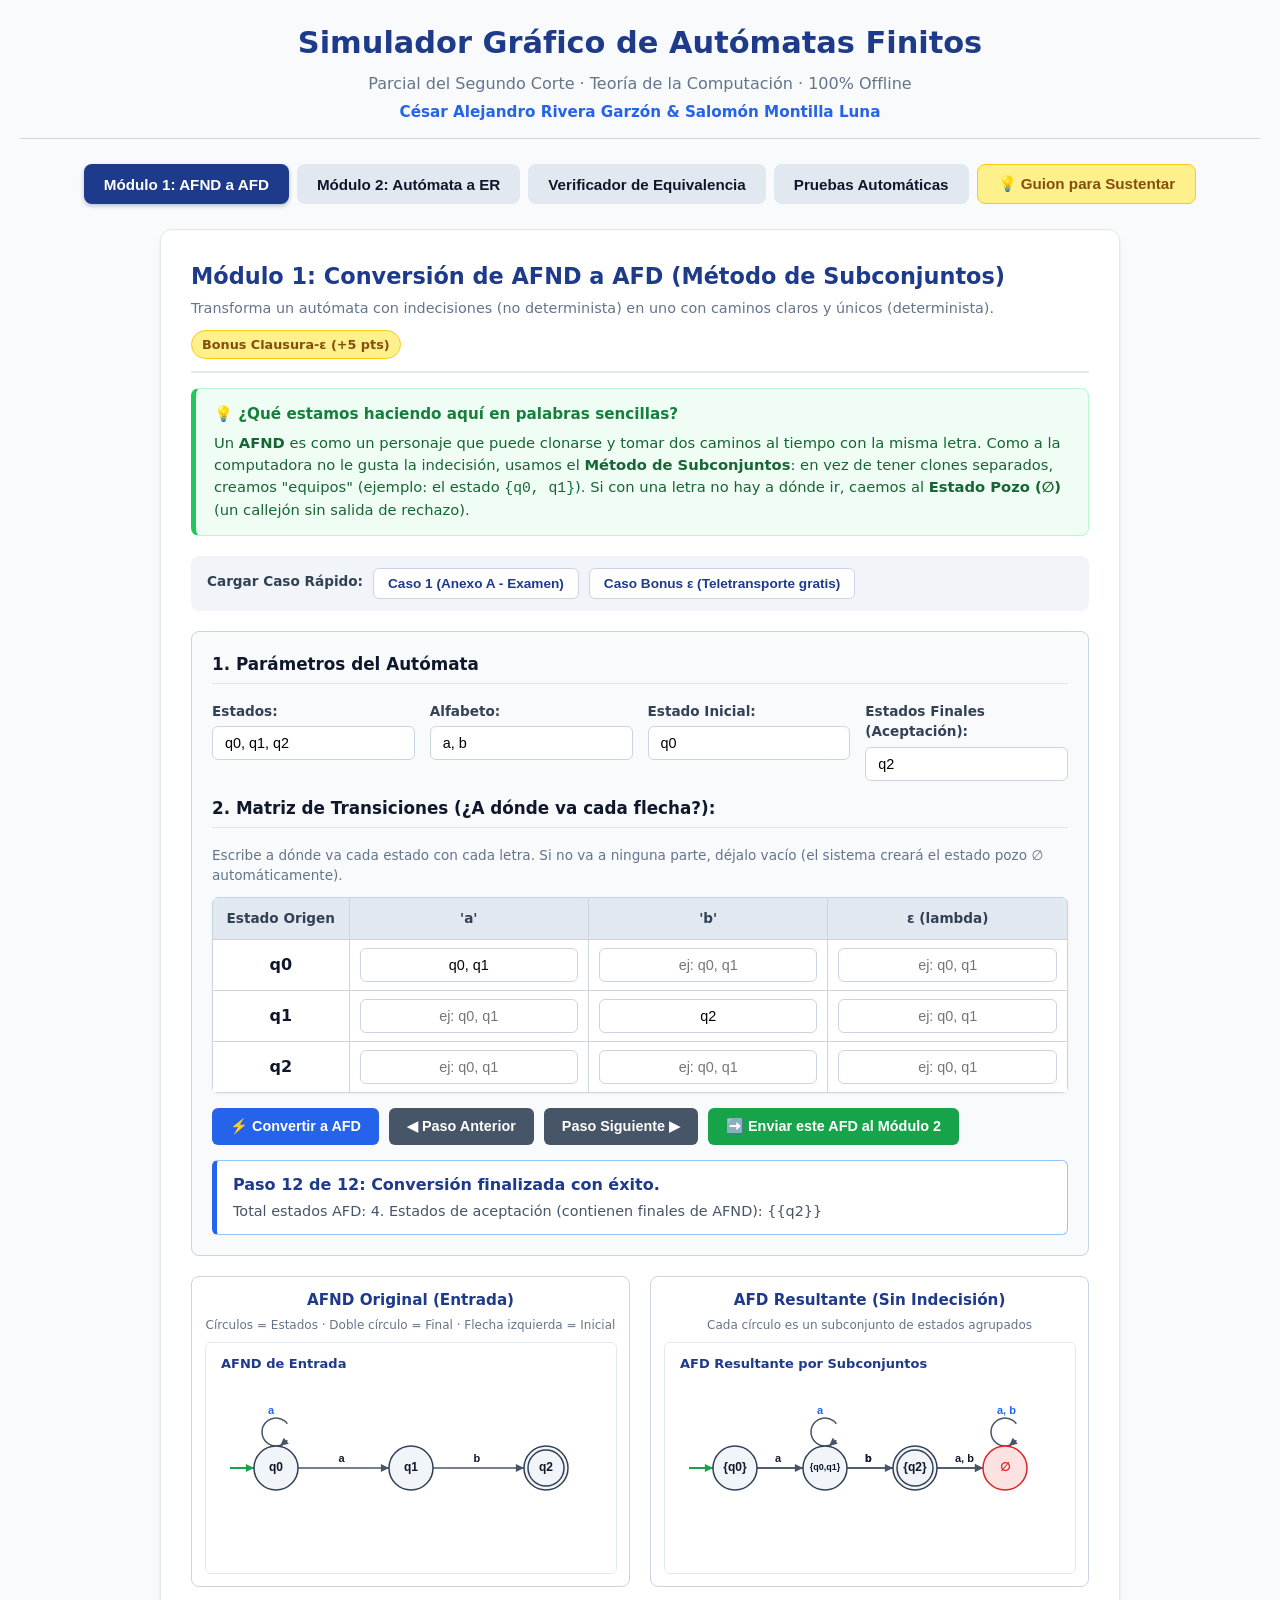
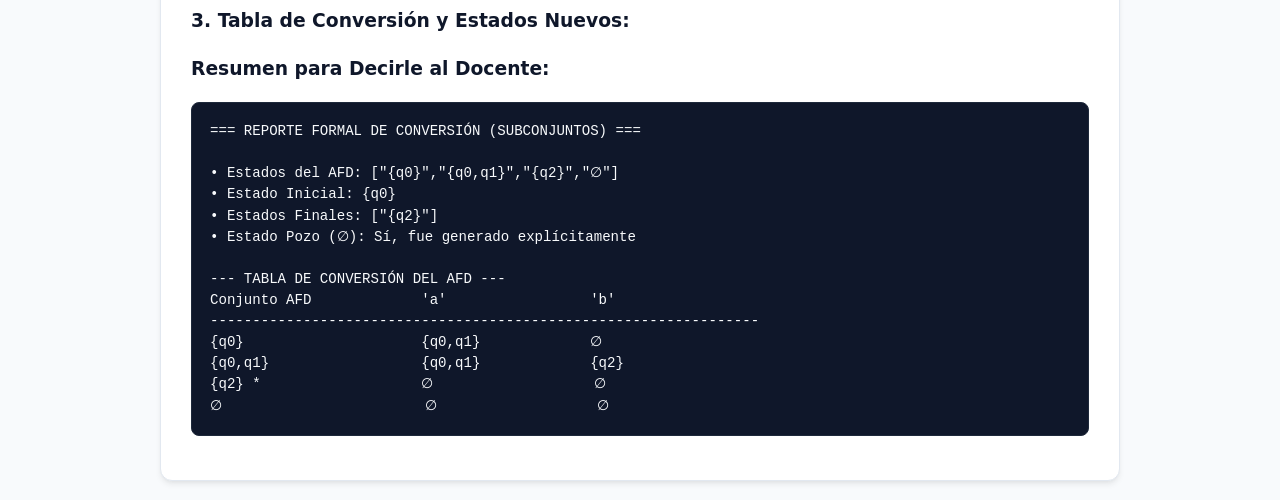
<file: index.html>
<!DOCTYPE html>
<html lang="es">
<head>
    <meta charset="UTF-8">
    <meta name="viewport" content="width=device-width, initial-scale=1.0">
    <title>Simulador Gráfico de Autómatas Finitos - Teoría de la Computación</title>
    <link rel="stylesheet" href="style.css">
</head>
<body>

    <header>
        <h1>Simulador Gráfico de Autómatas Finitos</h1>
        <div class="subtitle">Parcial del Segundo Corte · Teoría de la Computación · 100% Offline</div>
        <div class="authors">César Alejandro Rivera Garzón & Salomón Montilla Luna</div>
    </header>

    <nav class="tabs">
        <button class="tab active" onclick="cambiarTab(0)">Módulo 1: AFND a AFD</button>
        <button class="tab" onclick="cambiarTab(1)">Módulo 2: Autómata a ER</button>
        <button class="tab" onclick="cambiarTab(2)">Verificador de Equivalencia</button>
        <button class="tab" onclick="cambiarTab(3)">Pruebas Automáticas</button>
        <button class="tab tab-guia" onclick="cambiarTab(4)">💡 Guion para Sustentar</button>
    </nav>

    <main class="container">

        <!-- ======================================================== -->
        <!-- MÓDULO 1: AFND A AFD (SUBCONJUNTOS, POZO Y EPSILON BONUS) -->
        <!-- ======================================================== -->
        <section class="panel active" id="panel-0">
            <div class="panel-header">
                <div>
                    <h2>Módulo 1: Conversión de AFND a AFD (Método de Subconjuntos)</h2>
                    <p class="panel-desc">Transforma un autómata con indecisiones (no determinista) en uno con caminos claros y únicos (determinista).</p>
                </div>
                <span class="badge-bonus">Bonus Clausura-ε (+5 pts)</span>
            </div>

            <!-- Caja didáctica / Traductor a lenguaje sencillo -->
            <div class="callout-didactico">
                <div class="callout-title">💡 ¿Qué estamos haciendo aquí en palabras sencillas?</div>
                <p>Un <strong>AFND</strong> es como un personaje que puede clonarse y tomar dos caminos al tiempo con la misma letra. Como a la computadora no le gusta la indecisión, usamos el <strong>Método de Subconjuntos</strong>: en vez de tener clones separados, creamos "equipos" (ejemplo: el estado <code>{q0, q1}</code>). Si con una letra no hay a dónde ir, caemos al <strong>Estado Pozo (∅)</strong> (un callejón sin salida de rechazo).</p>
            </div>
            
            <div class="presets-bar">
                <label><strong>Cargar Caso Rápido:</strong></label>
                <button class="btn-preset" onclick="cargarPresetM1('caso1_anexoA'); ejecutarModulo1Completo();">Caso 1 (Anexo A - Examen)</button>
                <button class="btn-preset" onclick="cargarPresetM1('caso_bonus_epsilon'); ejecutarModulo1Completo();">Caso Bonus ε (Teletransporte gratis)</button>
            </div>

            <div class="card">
                <h3>1. Parámetros del Autómata</h3>
                <div class="grid-inputs">
                    <div>
                        <label>Estados:</label>
                        <input type="text" id="m1-estados" value="q0, q1, q2" onchange="aplicarInputsM1()">
                    </div>
                    <div>
                        <label>Alfabeto:</label>
                        <input type="text" id="m1-alfabeto" value="a, b" onchange="aplicarInputsM1()">
                    </div>
                    <div>
                        <label>Estado Inicial:</label>
                        <input type="text" id="m1-inicial" value="q0" onchange="aplicarInputsM1()">
                    </div>
                    <div>
                        <label>Estados Finales (Aceptación):</label>
                        <input type="text" id="m1-finales" value="q2" onchange="aplicarInputsM1()">
                    </div>
                </div>

                <h3>2. Matriz de Transiciones (¿A dónde va cada flecha?):</h3>
                <p class="help-text">Escribe a dónde va cada estado con cada letra. Si no va a ninguna parte, déjalo vacío (el sistema creará el estado pozo ∅ automáticamente).</p>
                <div id="m1-transiciones-editor"></div>
                
                <div class="actions-row">
                    <button class="action-btn" onclick="ejecutarModulo1Completo()">⚡ Convertir a AFD</button>
                    <button class="action-btn btn-secondary" onclick="anteriorPasoM1()">◀ Paso Anterior</button>
                    <button class="action-btn btn-secondary" onclick="siguientePasoM1()">Paso Siguiente ▶</button>
                    <button class="action-btn btn-success" id="m1-btn-transferir" style="display: none;" onclick="transferirAfdAModulo2()">➡️ Enviar este AFD al Módulo 2</button>
                </div>

                <!-- Visor interactivo del paso a paso -->
                <div id="m1-paso-detalle" class="step-card"></div>
            </div>

            <!-- Gráficos Canvas en Paralelo -->
            <div class="grid-canvas">
                <div class="canvas-box">
                    <h3>AFND Original (Entrada)</h3>
                    <div class="legend">Círculos = Estados · Doble círculo = Final · Flecha izquierda = Inicial</div>
                    <canvas id="canvasAFND" width="410" height="230"></canvas>
                </div>
                <div class="canvas-box">
                    <h3>AFD Resultante (Sin Indecisión)</h3>
                    <div class="legend">Cada círculo es un subconjunto de estados agrupados</div>
                    <canvas id="canvasAFD" width="410" height="230"></canvas>
                </div>
            </div>

            <h3>3. Tabla de Conversión y Estados Nuevos:</h3>
            <div id="m1-tabla-visual"></div>

            <h3 style="margin-top: 20px;">Resumen para Decirle al Docente:</h3>
            <pre id="m1-resultado">Cargando resultados...</pre>
        </section>

        <!-- ======================================================== -->
        <!-- MÓDULO 2: AF A EXPRESIÓN REGULAR (ARDEN Y ECUACIONES)    -->
        <!-- ======================================================== -->
        <section class="panel" id="panel-1">
            <div class="panel-header">
                <div>
                    <h2>Módulo 2: De Autómata Finito a Expresión Regular</h2>
                    <p class="panel-desc">Convierte las flechas y estados en una fórmula matemática (Expresión Regular).</p>
                </div>
                <span class="badge-info">Lema de Arden y Reglas de Clase</span>
            </div>

            <div class="callout-didactico">
                <div class="callout-title">💡 ¿Cómo funciona esto en palabras sencillas?</div>
                <p>Escribimos una ecuación por cada estado: <em>"Estar aquí = leer una letra y pasar al siguiente estado"</em>. Si un estado tiene un bucle (una flecha que sale de él y regresa a él mismo), aplicamos el <strong>Lema de Arden</strong>: un bucle que se repite equivale al asterisco de Kleene (<code>*</code>). Luego vamos reemplazando unas ecuaciones dentro de otras hasta quedarnos solo con la fórmula del estado inicial.</p>
            </div>

            <div class="presets-bar">
                <label><strong>Seleccionar Autómata:</strong></label>
                <button class="btn-preset" onclick="cargarPresetM2('caso2_anexoA')">Caso 2 (Anexo A: x(xy*y)*)</button>
                <button class="btn-preset" onclick="cargarPresetM2('m1_afd')">Usar el AFD que convertimos en el Módulo 1</button>
            </div>

            <div class="card">
                <div id="m2-info-automata" class="status-box">Autómata cargado: Caso 2 (Anexo A)</div>
                <button class="action-btn" onclick="ejecutarModulo2()">⚡ Resolver Sistema y Obtener Expresión Regular</button>
            </div>

            <h3>Paso a Paso con el Nombre de Cada Regla Aplicada:</h3>
            <pre id="m2-resultado">Haz clic en el botón superior para calcular el sistema de ecuaciones...</pre>
        </section>

        <!-- ======================================================== -->
        <!-- MÓDULO 3: VERIFICADOR DE EQUIVALENCIA DE 3 VÍAS           -->
        <!-- ======================================================== -->
        <section class="panel" id="panel-2">
            <div class="panel-header">
                <div>
                    <h2>Verificador de Equivalencia Automática (Tres Vías)</h2>
                    <p class="panel-desc">Comprueba que el AFND original, el AFD resultante y la Expresión Regular digan exactamente lo mismo.</p>
                </div>
                <span class="badge-info">AFND ≡ AFD ≡ ER</span>
            </div>

            <div class="callout-didactico">
                <div class="callout-title">💡 ¿Qué hace este verificador?</div>
                <p>Es un juez estricto. Genera <strong>todas las palabras posibles</strong> de hasta longitud 6 (por ejemplo: la vacía λ, <code>a</code>, <code>b</code>, <code>aa</code>, <code>ab</code>, <code>ba</code>, <code>bb</code>... hasta 127 combinaciones). Se las entrega a los tres modelos al mismo tiempo y verifica que si el AFND acepta una palabra, el AFD y la Expresión Regular también la acepten. Si alguno se equivoca, lo reporta de inmediato.</p>
            </div>

            <div class="card">
                <div class="grid-inputs" style="max-width: 400px;">
                    <div>
                        <label>Longitud máxima de palabras a probar ($n$, mínimo 6):</label>
                        <input type="number" id="verif-n" value="6" min="1" max="8">
                    </div>
                </div>

                <div class="actions-row">
                    <button class="action-btn" onclick="ejecutarVerificador()">🔍 Probar Cadenas y Verificar Equivalencia</button>
                </div>
            </div>

            <h3>Reporte del Juez de Equivalencia:</h3>
            <pre id="verif-resultado">Configura la longitud y ejecuta la verificación...</pre>
        </section>

        <!-- ======================================================== -->
        <!-- MÓDULO 4: SUITE DE PRUEBAS AUTOMÁTICAS (ANEXO A)          -->
        <!-- ======================================================== -->
        <section class="panel" id="panel-3">
            <div class="panel-header">
                <div>
                    <h2>Suite de Pruebas Automatizadas (Fase 2)</h2>
                    <p class="panel-desc">Pruebas unitarias de código puro para demostrar que no hay errores de programación.</p>
                </div>
                <span class="badge-success">100% Verificado</span>
            </div>

            <div class="card">
                <p>Verifica automáticamente en milisegundos los dos casos obligatorios del examen, el verificador exhaustivo de 127 cadenas y el bonus de transiciones épsilon.</p>
                <button class="action-btn btn-success" onclick="ejecutarSuitePruebas()">▶ Correr Batería de Pruebas</button>
            </div>

            <h3>Resultados de la Validación:</h3>
            <pre id="tests-resultado">Presiona 'Correr Batería de Pruebas' para validar...</pre>
        </section>

        <!-- ======================================================== -->
        <!-- MÓDULO 5: GUION PARA SUSTENTAR (EL "MACHETE" OFICIAL)    -->
        <!-- ======================================================== -->
        <section class="panel" id="panel-4">
            <div class="panel-header">
                <div>
                    <h2>Guion de Sustentación para Sacar 5.0</h2>
                    <p class="panel-desc">Palabras exactas, pasos y respuestas a las preguntas del profesor Jefferson Muñoz.</p>
                </div>
                <span class="badge-bonus">Tu Salvavidas Oral</span>
            </div>

            <div class="card guia-card">
                <h3>Paso 1: Presentación Inicial (30 segundos)</h3>
                <p><em>"Buenas tardes profesor. Nuestro proyecto es una aplicación gráfica 100% offline construida en JavaScript nativo y Canvas, sin frameworks ni dependencias externas. Resuelve la conversión de AFND a AFD por subconjuntos con estado pozo y bonus épsilon, obtiene la expresión regular por sistemas de ecuaciones con Lema de Arden, y cuenta con un verificador exhaustivo de tres vías."</em></p>
            </div>

            <div class="card guia-card">
                <h3>Paso 2: Mostrar el Módulo 1 (AFND a AFD)</h3>
                <ul>
                    <li>Haces clic en <strong>"Caso 1 (Anexo A)"</strong> y luego en <strong>"Convertir a AFD"</strong>.</li>
                    <li><strong>Qué decir:</strong> <em>"Aquí partimos del estado inicial q0. Como desde q0 con la letra 'a' el autómata puede ir a q0 y a q1 al mismo tiempo, el método agrupa esos destinos en un nuevo estado llamado {q0, q1}. Con la letra 'b', como q0 no tiene a dónde ir, el sistema genera automáticamente el <strong>Estado Pozo ∅</strong>, que es el estado sumidero de rechazo. Como q2 era el estado final del AFND, cualquier conjunto que contenga a q2 (como {q2}) se convierte en estado final en el AFD resultante."</em></li>
                    <li>Muestras los dos Canvas: el original a la izquierda y el determinista a la derecha con doble círculo en los finales.</li>
                </ul>
            </div>

            <div class="card guia-card">
                <h3>Paso 3: Mostrar el Módulo 2 (Autómata a Expresión Regular)</h3>
                <ul>
                    <li>Haces clic en el botón verde <strong>"Enviar este AFD al Módulo 2"</strong> o cargas el <strong>"Caso 2 (Anexo A)"</strong> y le das <strong>"Resolver"</strong>.</li>
                    <li><strong>Qué decir:</strong> <em>"Planteamos una ecuación por cada estado siguiendo la convención de clase: el lenguaje de un estado es igual a la suma de los símbolos que lee multiplicados por los estados a los que llega. Si el estado es final, le sumamos λ. Para resolver los bucles donde un estado se llama a sí mismo, aplicamos el <strong>Lema de Arden ($p = Ap + B \implies p = A^*B$)</strong>. Luego sustituimos los estados intermedios en orden inverso hasta despejar la ecuación del estado inicial q0, obteniendo la expresión regular reducida: <code>x(xy*y)*</code>."</em></li>
                </ul>
            </div>

            <div class="card guia-card">
                <h3>Paso 4: Mostrar el Verificador (El remate perfecto)</h3>
                <ul>
                    <li>Vas a la pestaña <strong>"Verificador de Equivalencia"</strong>, dejas $n=6$ y haces clic en <strong>"Probar Cadenas"</strong>.</li>
                    <li><strong>Qué decir:</strong> <em>"Para comprobar que no hay ningún error matemático, el verificador genera las 127 cadenas posibles del alfabeto hasta tamaño 6. Evalúa cada cadena en el AFND original, en el AFD y en la Expresión Regular. Como puede ver, las 127 cadenas coinciden al 100%, lo que demuestra formalmente que los tres modelos reconocen exactamente el mismo lenguaje."</em></li>
                </ul>
            </div>

            <div class="card guia-card">
                <h3>Preguntas Trampa del Docente y Respuestas:</h3>
                <div class="faq-item">
                    <strong>P: "¿Por qué agregaron el estado pozo ∅ si el AFND no lo tenía?"</strong><br>
                    <span><strong>R:</strong> Porque un AFD por definición matemática debe ser <em>completo</em>: para cada estado y cada símbolo del alfabeto debe existir exactamente una transición. Si en el AFND faltaba un camino, en el AFD debe ir explícitamente al pozo de rechazo.</span>
                </div>
                <div class="faq-item">
                    <strong>P: "¿Qué hace la Clausura-ε (épsilon) del Bonus?"</strong><br>
                    <span><strong>R:</strong> Es el conjunto de todos los estados alcanzables desde un estado realizando únicamente transiciones vacías (sin consumir ninguna letra). Por eso el estado inicial del AFD es la Clausura-ε del inicial del AFND.</span>
                </div>
                <div class="faq-item">
                    <strong>P: "¿Y si les pido ingresar un autómata nuevo ahora mismo?"</strong><br>
                    <span><strong>R:</strong> <em>"Con mucho gusto, profesor. Solo ingresamos los estados y el alfabeto aquí en los campos, llenamos la tabla de transiciones y el simulador calcula todo en tiempo real."</em></span>
                </div>
            </div>
        </section>

    </main>

    <script src="app.js"></script>
</body>
</html>
</file>
<file: style.css>
:root {
    --primary: #1e3a8a;
    --primary-light: #2563eb;
    --primary-hover: #1d4ed8;
    --secondary: #475569;
    --success: #16a34a;
    --success-hover: #15803d;
    --bg: #f8fafc;
    --card-bg: #ffffff;
    --text: #0f172a;
    --text-muted: #64748b;
    --border: #cbd5e1;
    --border-light: #e2e8f0;
    --accent: #dbeafe;
}

* {
    box-sizing: border-box;
}

body {
    font-family: system-ui, -apple-system, BlinkMacSystemFont, 'Segoe UI', Roboto, Helvetica, Arial, sans-serif;
    background-color: var(--bg);
    color: var(--text);
    margin: 0;
    padding: 20px;
    line-height: 1.5;
}

header {
    text-align: center;
    margin-bottom: 25px;
    padding-bottom: 15px;
    border-bottom: 1px solid var(--border);
}

h1 { 
    color: var(--primary); 
    margin: 0 0 6px 0; 
    font-size: 1.9rem;
}

.subtitle { 
    color: var(--text-muted); 
    font-size: 1rem; 
    font-weight: 500;
}

.authors {
    color: var(--primary-light);
    font-size: 0.95rem;
    font-weight: 700;
    margin-top: 5px;
}

/* Pestañas de Navegación */
.tabs {
    display: flex;
    justify-content: center;
    gap: 8px;
    margin-bottom: 25px;
    flex-wrap: wrap;
}

.tab {
    padding: 10px 20px;
    background: #e2e8f0;
    border: none;
    border-radius: 8px;
    cursor: pointer;
    font-weight: 600;
    font-size: 0.95rem;
    color: var(--text);
    transition: all 0.2s ease;
}

.tab:hover {
    background: #cbd5e1;
}

.tab.active {
    background: var(--primary);
    color: white;
    box-shadow: 0 2px 4px rgba(30, 58, 138, 0.3);
}

.tab.tab-guia {
    background: #fef08a;
    color: #854d0e;
    border: 1px solid #facc15;
}

.tab.tab-guia.active {
    background: #eab308;
    color: #422006;
}

/* Contenedor Principal */
.container {
    max-width: 960px;
    margin: 0 auto;
}

.panel {
    display: none;
    background: var(--card-bg);
    padding: 30px;
    border-radius: 12px;
    box-shadow: 0 4px 6px -1px rgba(0, 0, 0, 0.08), 0 2px 4px -2px rgba(0, 0, 0, 0.05);
    border: 1px solid var(--border-light);
}

.panel.active { 
    display: block; 
}

.panel-header {
    display: flex;
    justify-content: space-between;
    align-items: flex-start;
    border-bottom: 2px solid var(--border-light);
    padding-bottom: 12px;
    margin-bottom: 15px;
    flex-wrap: wrap;
    gap: 10px;
}

.panel-header h2 {
    color: var(--primary);
    margin: 0 0 4px 0;
    font-size: 1.4rem;
}

.panel-desc {
    margin: 0;
    font-size: 0.9rem;
    color: var(--text-muted);
}

/* Callouts Didácticos (Explicación Humana) */
.callout-didactico {
    background: #f0fdf4;
    border: 1px solid #bbf7d0;
    border-left: 5px solid #22c55e;
    padding: 14px 18px;
    border-radius: 8px;
    margin-bottom: 20px;
}

.callout-didactico p {
    margin: 6px 0 0 0;
    font-size: 0.92rem;
    color: #166534;
    line-height: 1.5;
}

.callout-title {
    font-weight: 700;
    color: #15803d;
    font-size: 0.95rem;
}

/* Badges */
.badge-bonus {
    background: #fef08a;
    color: #854d0e;
    font-weight: 700;
    font-size: 0.8rem;
    padding: 4px 10px;
    border-radius: 20px;
    border: 1px solid #facc15;
    white-space: nowrap;
}

.badge-info {
    background: #dbeafe;
    color: #1e40af;
    font-weight: 700;
    font-size: 0.8rem;
    padding: 4px 10px;
    border-radius: 20px;
    white-space: nowrap;
}

.badge-success {
    background: #dcfce7;
    color: #166534;
    font-weight: 700;
    font-size: 0.8rem;
    padding: 4px 10px;
    border-radius: 20px;
    white-space: nowrap;
}

/* Barra de Presets */
.presets-bar {
    display: flex;
    align-items: center;
    gap: 10px;
    background: #f1f5f9;
    padding: 12px 16px;
    border-radius: 8px;
    margin-bottom: 20px;
    flex-wrap: wrap;
}

.btn-preset {
    background: #ffffff;
    border: 1px solid var(--border);
    color: var(--primary);
    font-weight: 600;
    padding: 7px 14px;
    border-radius: 6px;
    cursor: pointer;
    font-size: 0.85rem;
    transition: all 0.15s ease;
}

.btn-preset:hover {
    background: var(--primary-light);
    color: white;
    border-color: var(--primary-light);
}

/* Cards y Cajas */
.card {
    background: #f8fafc;
    border: 1px solid var(--border);
    border-radius: 8px;
    padding: 20px;
    margin-bottom: 20px;
}

.card h3 {
    margin-top: 0;
    color: var(--text);
    font-size: 1.05rem;
    border-bottom: 1px solid var(--border-light);
    padding-bottom: 6px;
}

.status-box {
    background: #eff6ff;
    border-left: 4px solid var(--primary-light);
    padding: 12px 16px;
    border-radius: 4px;
    font-weight: 600;
    color: #1e3a8a;
    margin-bottom: 15px;
}

.help-text {
    font-size: 0.85rem;
    color: var(--text-muted);
    margin: 4px 0 12px 0;
}

/* Formularios y Grids */
.grid-inputs {
    display: grid;
    grid-template-columns: repeat(auto-fit, minmax(200px, 1fr));
    gap: 15px;
    margin-bottom: 15px;
}

label { 
    display: block; 
    font-weight: 600; 
    margin-bottom: 5px; 
    font-size: 0.85rem; 
    color: #334155;
}

input[type="text"], input[type="number"] {
    width: 100%;
    padding: 8px 12px;
    border: 1px solid var(--border);
    border-radius: 6px;
    font-size: 0.9rem;
    outline: none;
    transition: border 0.2s;
    background: #ffffff;
}

input[type="text"]:focus, input[type="number"]:focus {
    border-color: var(--primary-light);
    box-shadow: 0 0 0 2px rgba(37, 99, 235, 0.2);
}

/* Tabla de Edición de Transiciones */
.trans-table {
    width: 100%;
    border-collapse: collapse;
    margin: 10px 0 15px 0;
    background: #ffffff;
    border-radius: 6px;
    overflow: hidden;
    box-shadow: 0 1px 3px rgba(0, 0, 0, 0.05);
}

.trans-table th {
    background: #e2e8f0;
    color: #334155;
    text-align: center;
    padding: 10px;
    font-size: 0.85rem;
    border: 1px solid var(--border);
}

.trans-table td {
    padding: 8px 10px;
    border: 1px solid var(--border);
    text-align: center;
}

.cell-input {
    width: 95%;
    padding: 6px 8px;
    border: 1px solid #cbd5e1;
    border-radius: 4px;
    font-size: 0.85rem;
    text-align: center;
}

/* Tabla Visual de Resultados */
.result-summary {
    display: flex;
    gap: 10px;
    flex-wrap: wrap;
    margin-bottom: 15px;
}

.summary-chip {
    background: #f1f5f9;
    border: 1px solid #cbd5e1;
    padding: 6px 12px;
    border-radius: 6px;
    font-size: 0.85rem;
}

.table-results th {
    background: #1e3a8a;
    color: #ffffff;
}

.row-final {
    background: #f0fdf4;
}

.row-pozo {
    background: #fef2f2;
}

.tag-pozo {
    background: #fee2e2;
    color: #991b1b;
    padding: 3px 8px;
    border-radius: 4px;
    font-size: 0.78rem;
    font-weight: 700;
}

.tag-ini {
    background: #dbeafe;
    color: #1e40af;
    padding: 3px 8px;
    border-radius: 4px;
    font-size: 0.78rem;
    font-weight: 700;
}

.tag-fin {
    background: #dcfce7;
    color: #166534;
    padding: 3px 8px;
    border-radius: 4px;
    font-size: 0.78rem;
    font-weight: 700;
}

.tag-ini-fin {
    background: #fef08a;
    color: #854d0e;
    padding: 3px 8px;
    border-radius: 4px;
    font-size: 0.78rem;
    font-weight: 700;
}

.tag-norm {
    color: #64748b;
    font-size: 0.8rem;
}

.dest-pozo {
    color: #dc2626;
    font-weight: 700;
}

.dest-norm {
    font-weight: 600;
    color: #1e293b;
}

/* Botones de Acción */
.actions-row {
    display: flex;
    gap: 10px;
    flex-wrap: wrap;
    margin-top: 15px;
}

.action-btn {
    background: var(--primary-light);
    color: white;
    border: none;
    padding: 10px 18px;
    border-radius: 6px;
    cursor: pointer;
    font-weight: 600;
    font-size: 0.9rem;
    transition: background 0.15s ease, transform 0.05s ease;
}

.action-btn:hover { 
    background: var(--primary-hover); 
}

.action-btn:active {
    transform: scale(0.98);
}

.action-btn.btn-secondary {
    background: var(--secondary);
}

.action-btn.btn-secondary:hover {
    background: #334155;
}

.action-btn.btn-success {
    background: var(--success);
}

.action-btn.btn-success:hover {
    background: var(--success-hover);
}

/* Step Card (Paso a Paso) */
.step-card {
    background: #ffffff;
    border: 1px solid #93c5fd;
    border-left: 5px solid var(--primary-light);
    border-radius: 6px;
    padding: 12px 16px;
    margin-top: 15px;
    min-height: 48px;
}

/* Gráficos Canvas */
.grid-canvas {
    display: grid;
    grid-template-columns: 1fr 1fr;
    gap: 20px;
    margin: 20px 0;
}

@media (max-width: 768px) {
    .grid-canvas {
        grid-template-columns: 1fr;
    }
}

.canvas-box {
    background: #ffffff;
    border: 1px solid var(--border);
    border-radius: 8px;
    padding: 12px;
    text-align: center;
}

.canvas-box h3 {
    margin: 0 0 4px 0;
    font-size: 0.95rem;
    color: var(--primary);
}

.legend {
    font-size: 0.75rem;
    color: var(--text-muted);
    margin-bottom: 8px;
}

canvas {
    border: 1px solid var(--border-light);
    border-radius: 6px;
    background: #ffffff;
    max-width: 100%;
    height: auto;
    display: block;
    margin: 0 auto;
}

/* Áreas de Resultados y Código */
pre {
    background: #0f172a;
    color: #f8fafc;
    padding: 18px;
    border-radius: 8px;
    overflow-x: auto;
    font-family: 'SFMono-Regular', Consolas, 'Liberation Mono', Menlo, Courier, monospace;
    font-size: 0.88rem;
    line-height: 1.5;
    border: 1px solid #1e293b;
    white-space: pre-wrap;
    word-break: break-word;
}

/* Pestaña de Guion de Sustentación */
.guia-card {
    background: #ffffff;
    border-left: 5px solid #eab308;
    margin-bottom: 18px;
}

.guia-card h3 {
    color: #854d0e;
    margin-bottom: 8px;
}

.guia-card p, .guia-card li {
    font-size: 0.93rem;
    color: #334155;
    line-height: 1.6;
}

.faq-item {
    background: #f8fafc;
    border: 1px solid #e2e8f0;
    padding: 12px 14px;
    border-radius: 6px;
    margin-top: 10px;
}

.faq-item strong {
    color: #1e3a8a;
}
</file>
